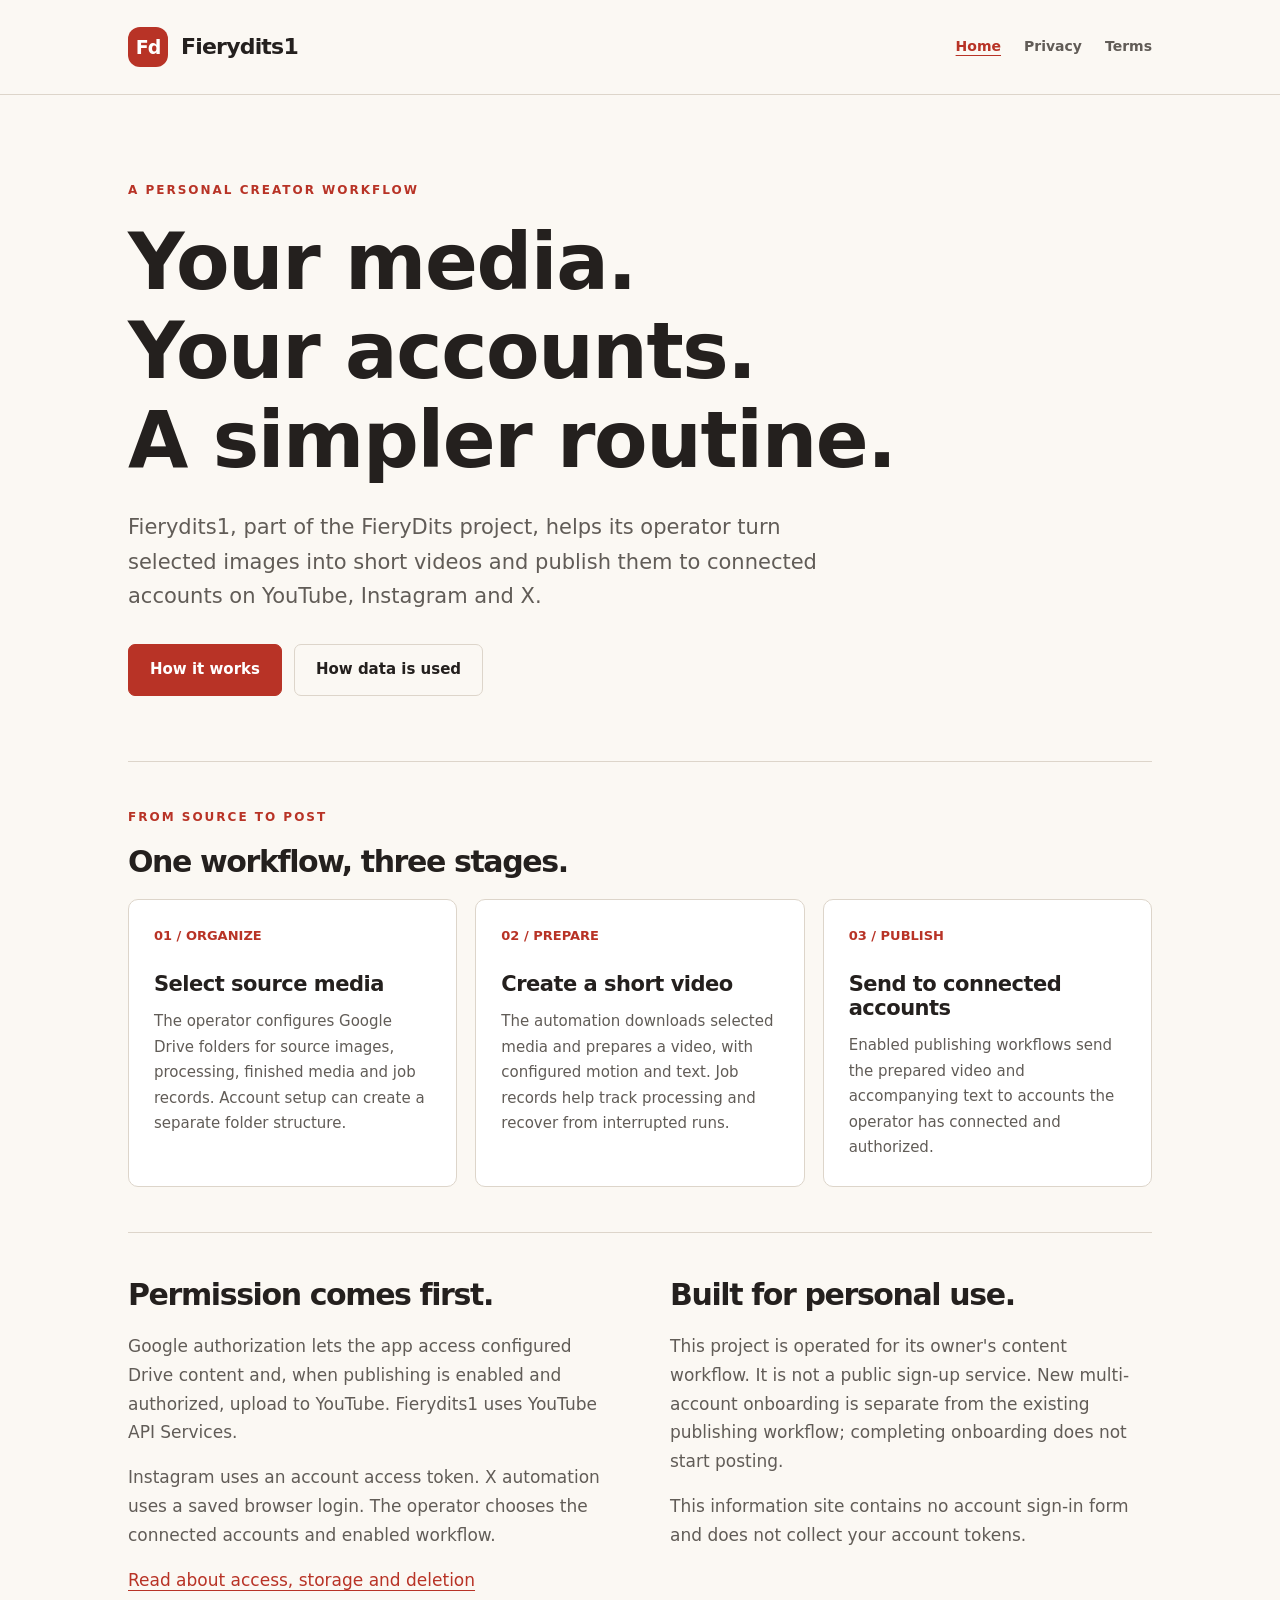
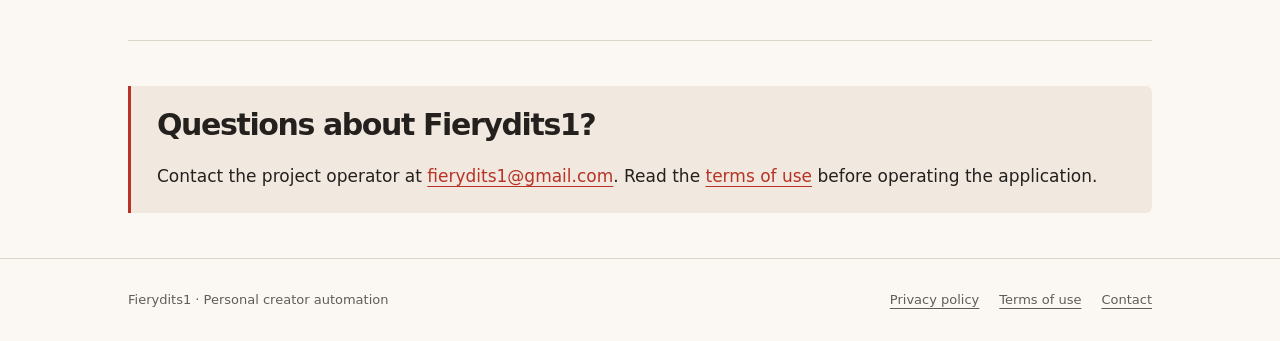
<file: index.html>
<!doctype html>
<html lang="en">
<head>
<meta charset="utf-8">
<meta name="viewport" content="width=device-width, initial-scale=1">
<meta name="description" content="Fierydits1 is a personal automation project for preparing short videos and publishing to accounts its operator controls.">
<meta name="color-scheme" content="light">
<title>Creator workflow | Fierydits1</title>
<link rel="stylesheet" href="styles.css">
</head>
<body>
<a class="skip" href="#main">Skip to content</a>
<header><div class="wrap"><div class="nav">
<a class="brand" href="index.html"><span class="mark" aria-hidden="true">Fd</span>Fierydits1</a>
<nav aria-label="Main navigation"><a href="index.html" aria-current="page">Home</a><a href="privacy.html">Privacy</a><a href="terms.html">Terms</a></nav>
</div></div></header>
<main id="main" class="wrap">
<section class="hero">
<p class="eyebrow">A personal creator workflow</p>
<h1>Your media.<br>Your accounts.<br>A simpler routine.</h1>
<p class="lead">Fierydits1, part of the FieryDits project, helps its operator turn selected images into short videos and publish them to connected accounts on YouTube, Instagram and X.</p>
<div class="actions"><a class="button" href="#how-it-works">How it works</a><a class="button secondary" href="privacy.html">How data is used</a></div>
</section>
<section class="section" id="how-it-works" aria-labelledby="workflow-title">
<p class="eyebrow">From source to post</p><h2 id="workflow-title">One workflow, three stages.</h2>
<div class="cards">
<article class="card"><span class="number">01 / ORGANIZE</span><h3>Select source media</h3><p>The operator configures Google Drive folders for source images, processing, finished media and job records. Account setup can create a separate folder structure.</p></article>
<article class="card"><span class="number">02 / PREPARE</span><h3>Create a short video</h3><p>The automation downloads selected media and prepares a video, with configured motion and text. Job records help track processing and recover from interrupted runs.</p></article>
<article class="card"><span class="number">03 / PUBLISH</span><h3>Send to connected accounts</h3><p>Enabled publishing workflows send the prepared video and accompanying text to accounts the operator has connected and authorized.</p></article>
</div></section>
<section class="section split" aria-label="Account access and project availability">
<div><h2>Permission comes first.</h2><p>Google authorization lets the app access configured Drive content and, when publishing is enabled and authorized, upload to YouTube. Fierydits1 uses YouTube API Services.</p><p>Instagram uses an account access token. X automation uses a saved browser login. The operator chooses the connected accounts and enabled workflow.</p><a href="privacy.html">Read about access, storage and deletion</a></div>
<div><h2>Built for personal use.</h2><p>This project is operated for its owner's content workflow. It is not a public sign-up service. New multi-account onboarding is separate from the existing publishing workflow; completing onboarding does not start posting.</p><p>This information site contains no account sign-in form and does not collect your account tokens.</p></div>
</section>
<section class="section"><div class="note"><h2>Questions about Fierydits1?</h2><p class="contact">Contact the project operator at <a href="mailto:fierydits1@gmail.com">fierydits1@gmail.com</a>. Read the <a href="terms.html">terms of use</a> before operating the application.</p></div></section>
</main>
<footer><div class="wrap footer-inner"><span>Fierydits1 &middot; Personal creator automation</span><div class="footer-links"><a href="privacy.html">Privacy policy</a><a href="terms.html">Terms of use</a><a href="mailto:fierydits1@gmail.com">Contact</a></div></div></footer>
</body>
</html>
</file>
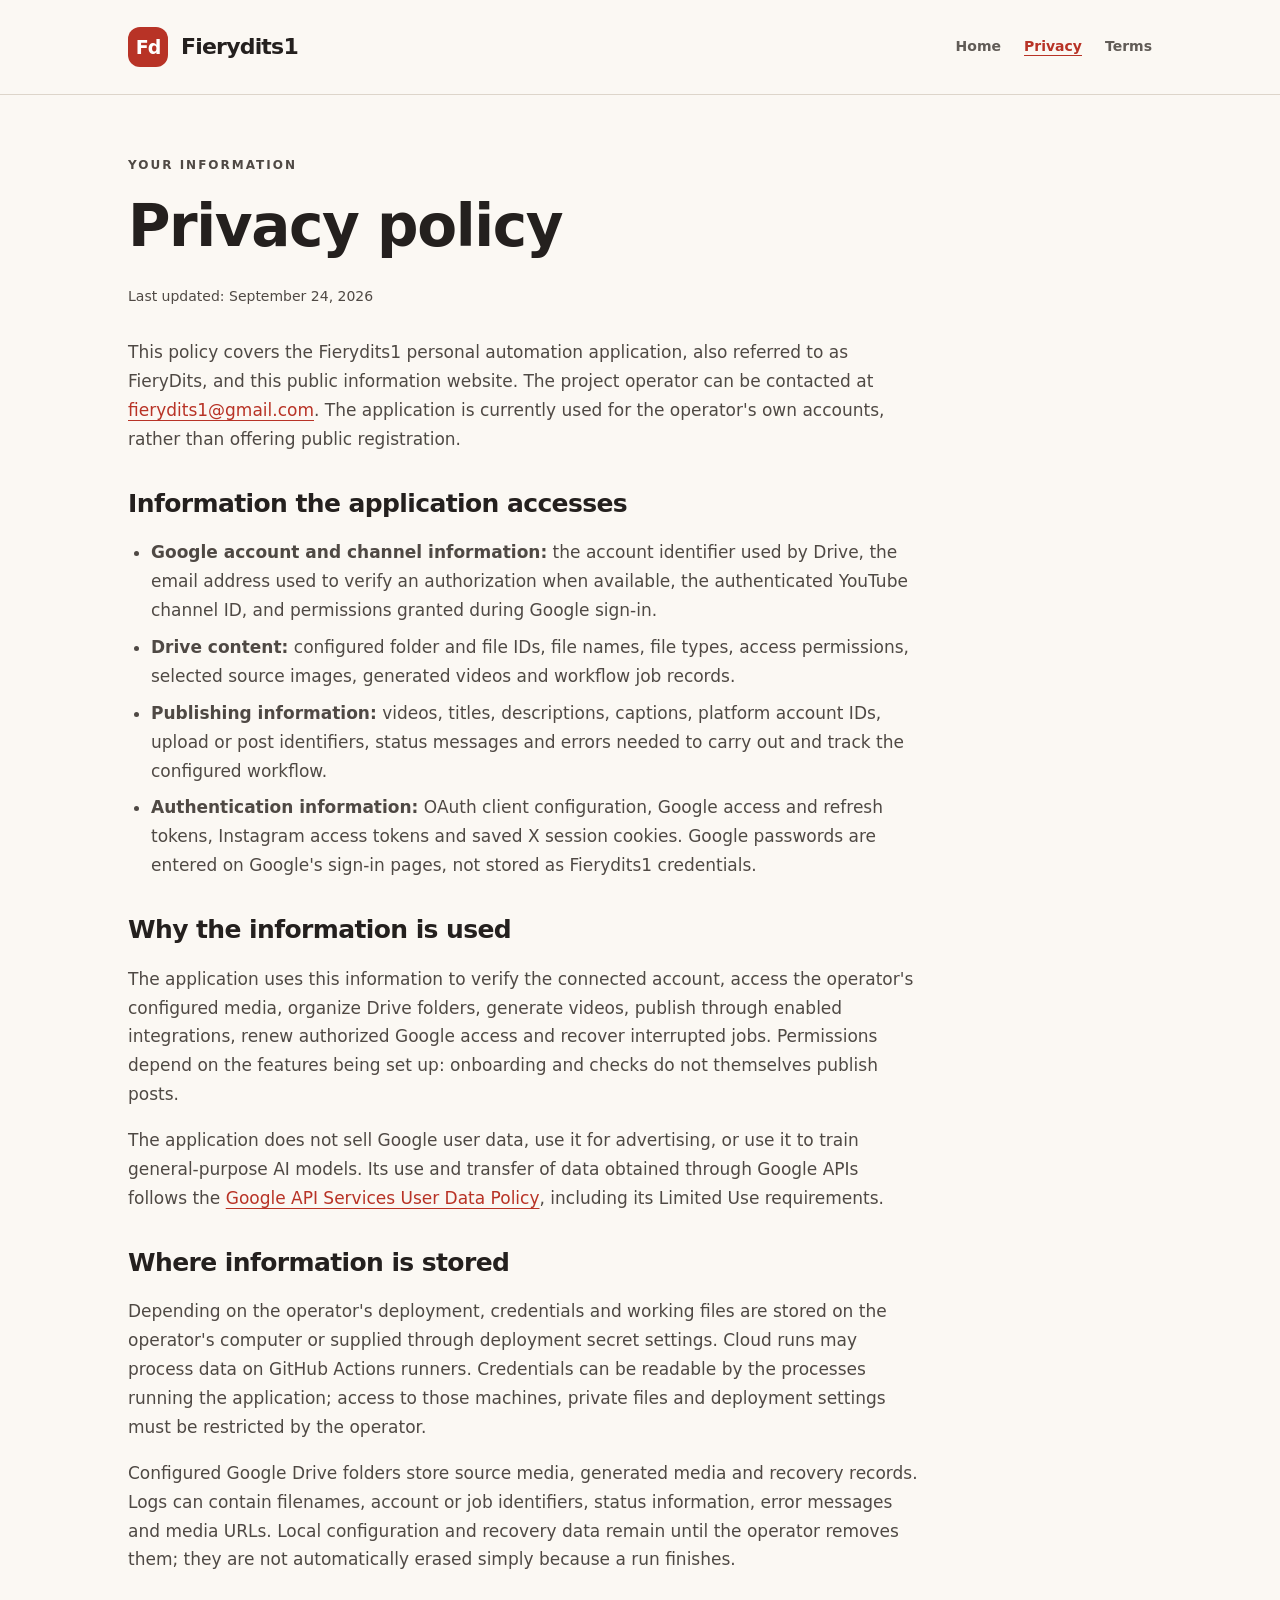
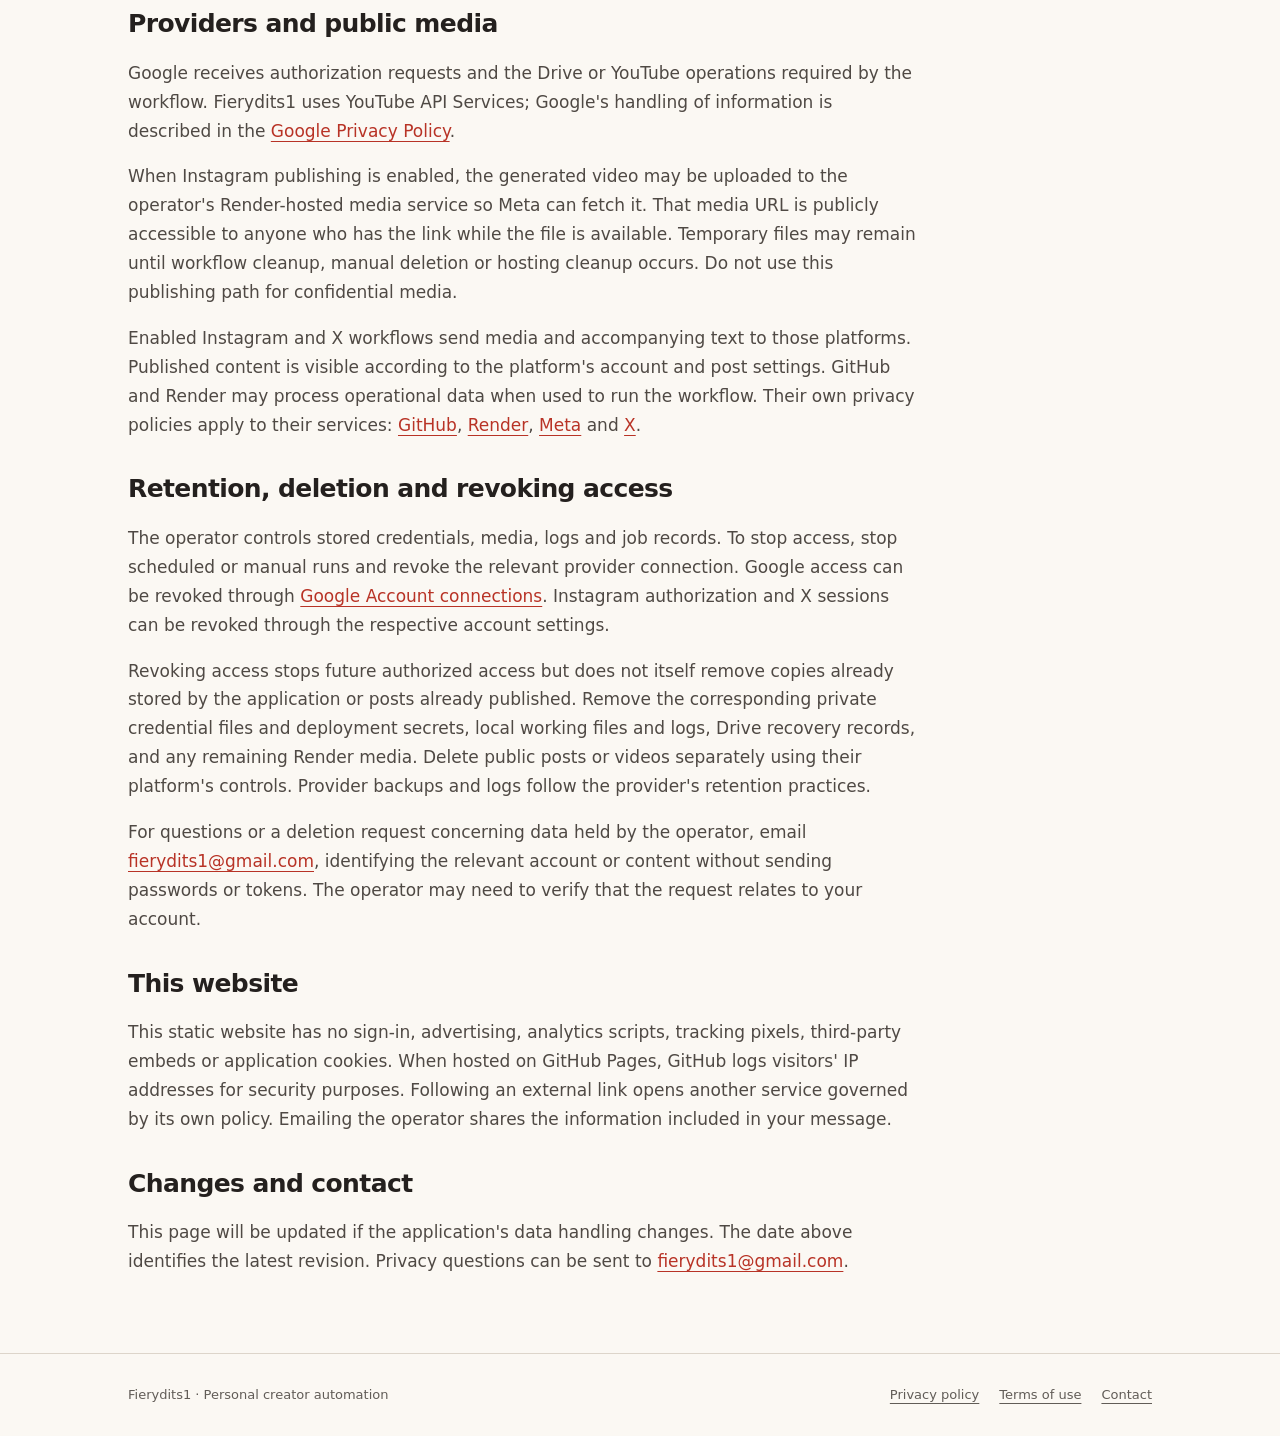
<file: privacy.html>
<!doctype html>
<html lang="en">
<head>
<meta charset="utf-8">
<meta name="viewport" content="width=device-width, initial-scale=1">
<meta name="description" content="How Fierydits1 accesses, uses, stores and shares account information and media, and how to revoke access or request deletion.">
<meta name="color-scheme" content="light">
<title>Privacy policy | Fierydits1</title>
<link rel="stylesheet" href="styles.css">
</head>
<body>
<a class="skip" href="#main">Skip to content</a>
<header><div class="wrap"><div class="nav">
<a class="brand" href="index.html"><span class="mark" aria-hidden="true">Fd</span>Fierydits1</a>
<nav aria-label="Main navigation"><a href="index.html">Home</a><a href="privacy.html" aria-current="page">Privacy</a><a href="terms.html">Terms</a></nav>
</div></div></header>
<main id="main" class="wrap">
<article class="legal"><p class="eyebrow">Your information</p><h1>Privacy policy</h1><p class="date">Last updated: September 24, 2026</p>
<p>This policy covers the Fierydits1 personal automation application, also referred to as FieryDits, and this public information website. The project operator can be contacted at <a href="mailto:fierydits1@gmail.com">fierydits1@gmail.com</a>. The application is currently used for the operator's own accounts, rather than offering public registration.</p>
<h2>Information the application accesses</h2>
<ul>
<li><strong>Google account and channel information:</strong> the account identifier used by Drive, the email address used to verify an authorization when available, the authenticated YouTube channel ID, and permissions granted during Google sign-in.</li>
<li><strong>Drive content:</strong> configured folder and file IDs, file names, file types, access permissions, selected source images, generated videos and workflow job records.</li>
<li><strong>Publishing information:</strong> videos, titles, descriptions, captions, platform account IDs, upload or post identifiers, status messages and errors needed to carry out and track the configured workflow.</li>
<li><strong>Authentication information:</strong> OAuth client configuration, Google access and refresh tokens, Instagram access tokens and saved X session cookies. Google passwords are entered on Google's sign-in pages, not stored as Fierydits1 credentials.</li>
</ul>
<h2>Why the information is used</h2>
<p>The application uses this information to verify the connected account, access the operator's configured media, organize Drive folders, generate videos, publish through enabled integrations, renew authorized Google access and recover interrupted jobs. Permissions depend on the features being set up: onboarding and checks do not themselves publish posts.</p>
<p>The application does not sell Google user data, use it for advertising, or use it to train general-purpose AI models. Its use and transfer of data obtained through Google APIs follows the <a href="https://developers.google.com/terms/api-services-user-data-policy">Google API Services User Data Policy</a>, including its Limited Use requirements.</p>
<h2>Where information is stored</h2>
<p>Depending on the operator's deployment, credentials and working files are stored on the operator's computer or supplied through deployment secret settings. Cloud runs may process data on GitHub Actions runners. Credentials can be readable by the processes running the application; access to those machines, private files and deployment settings must be restricted by the operator.</p>
<p>Configured Google Drive folders store source media, generated media and recovery records. Logs can contain filenames, account or job identifiers, status information, error messages and media URLs. Local configuration and recovery data remain until the operator removes them; they are not automatically erased simply because a run finishes.</p>
<h2>Providers and public media</h2>
<p>Google receives authorization requests and the Drive or YouTube operations required by the workflow. Fierydits1 uses YouTube API Services; Google's handling of information is described in the <a href="https://policies.google.com/privacy">Google Privacy Policy</a>.</p>
<p>When Instagram publishing is enabled, the generated video may be uploaded to the operator's Render-hosted media service so Meta can fetch it. That media URL is publicly accessible to anyone who has the link while the file is available. Temporary files may remain until workflow cleanup, manual deletion or hosting cleanup occurs. Do not use this publishing path for confidential media.</p>
<p>Enabled Instagram and X workflows send media and accompanying text to those platforms. Published content is visible according to the platform's account and post settings. GitHub and Render may process operational data when used to run the workflow. Their own privacy policies apply to their services: <a href="https://docs.github.com/en/site-policy/privacy-policies/github-general-privacy-statement">GitHub</a>, <a href="https://render.com/privacy">Render</a>, <a href="https://privacycenter.instagram.com/policy">Meta</a> and <a href="https://x.com/en/privacy">X</a>.</p>
<h2>Retention, deletion and revoking access</h2>
<p>The operator controls stored credentials, media, logs and job records. To stop access, stop scheduled or manual runs and revoke the relevant provider connection. Google access can be revoked through <a href="https://myaccount.google.com/connections">Google Account connections</a>. Instagram authorization and X sessions can be revoked through the respective account settings.</p>
<p>Revoking access stops future authorized access but does not itself remove copies already stored by the application or posts already published. Remove the corresponding private credential files and deployment secrets, local working files and logs, Drive recovery records, and any remaining Render media. Delete public posts or videos separately using their platform's controls. Provider backups and logs follow the provider's retention practices.</p>
<p>For questions or a deletion request concerning data held by the operator, email <a href="mailto:fierydits1@gmail.com">fierydits1@gmail.com</a>, identifying the relevant account or content without sending passwords or tokens. The operator may need to verify that the request relates to your account.</p>
<h2>This website</h2>
<p>This static website has no sign-in, advertising, analytics scripts, tracking pixels, third-party embeds or application cookies. When hosted on GitHub Pages, GitHub logs visitors' IP addresses for security purposes. Following an external link opens another service governed by its own policy. Emailing the operator shares the information included in your message.</p>
<h2>Changes and contact</h2>
<p>This page will be updated if the application's data handling changes. The date above identifies the latest revision. Privacy questions can be sent to <a href="mailto:fierydits1@gmail.com">fierydits1@gmail.com</a>.</p>
</article></main>
<footer><div class="wrap footer-inner"><span>Fierydits1 &middot; Personal creator automation</span><div class="footer-links"><a href="privacy.html">Privacy policy</a><a href="terms.html">Terms of use</a><a href="mailto:fierydits1@gmail.com">Contact</a></div></div></footer>
</body>
</html>
</file>
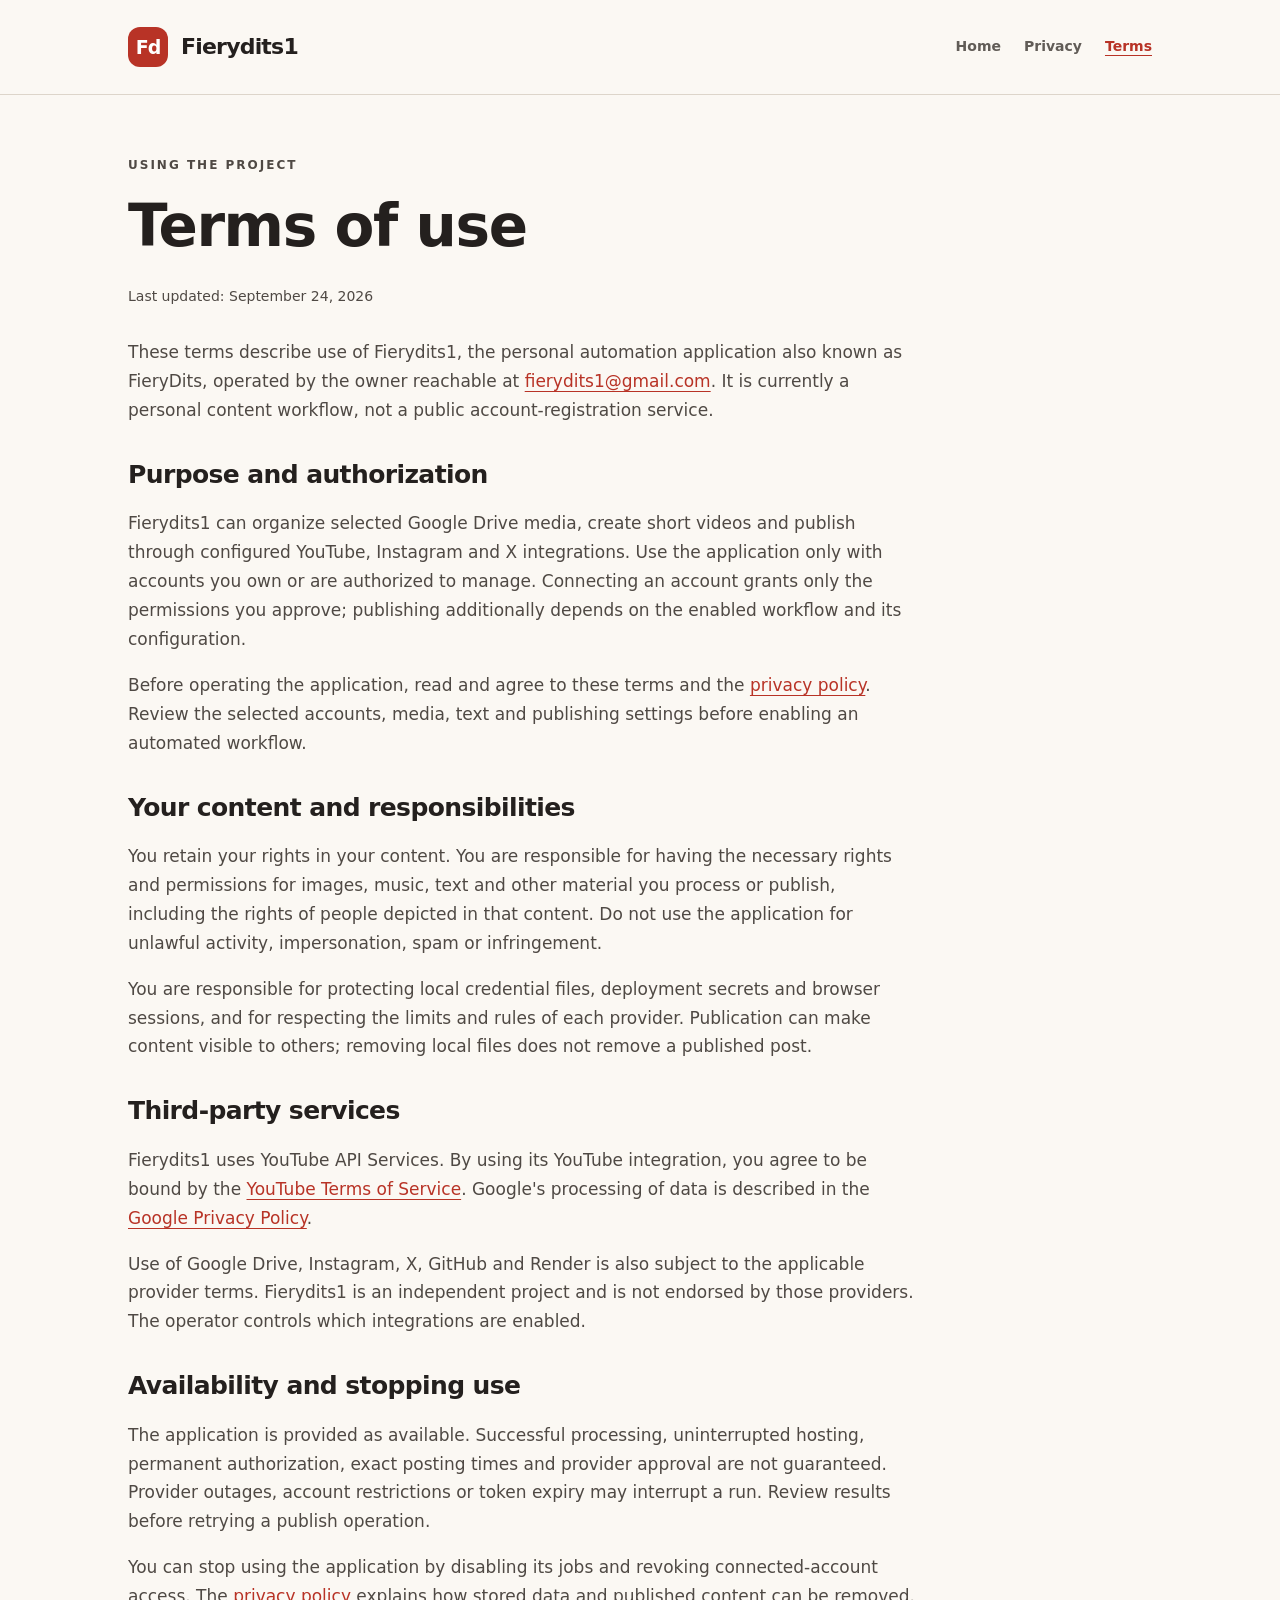
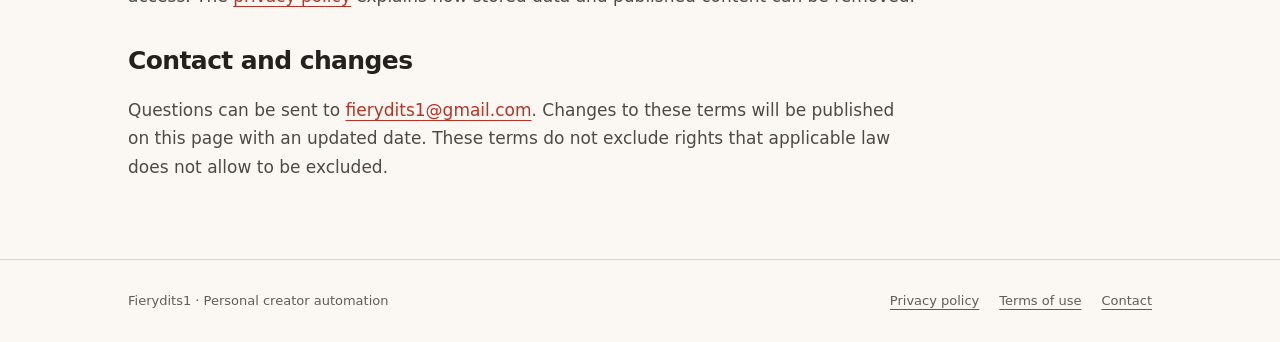
<file: terms.html>
<!doctype html>
<html lang="en">
<head>
<meta charset="utf-8">
<meta name="viewport" content="width=device-width, initial-scale=1">
<meta name="description" content="Terms for the Fierydits1 personal media automation application and its public information website.">
<meta name="color-scheme" content="light">
<title>Terms of use | Fierydits1</title>
<link rel="stylesheet" href="styles.css">
</head>
<body>
<a class="skip" href="#main">Skip to content</a>
<header><div class="wrap"><div class="nav">
<a class="brand" href="index.html"><span class="mark" aria-hidden="true">Fd</span>Fierydits1</a>
<nav aria-label="Main navigation"><a href="index.html">Home</a><a href="privacy.html">Privacy</a><a href="terms.html" aria-current="page">Terms</a></nav>
</div></div></header>
<main id="main" class="wrap">
<article class="legal"><p class="eyebrow">Using the project</p><h1>Terms of use</h1><p class="date">Last updated: September 24, 2026</p>
<p>These terms describe use of Fierydits1, the personal automation application also known as FieryDits, operated by the owner reachable at <a href="mailto:fierydits1@gmail.com">fierydits1@gmail.com</a>. It is currently a personal content workflow, not a public account-registration service.</p>
<h2>Purpose and authorization</h2>
<p>Fierydits1 can organize selected Google Drive media, create short videos and publish through configured YouTube, Instagram and X integrations. Use the application only with accounts you own or are authorized to manage. Connecting an account grants only the permissions you approve; publishing additionally depends on the enabled workflow and its configuration.</p>
<p>Before operating the application, read and agree to these terms and the <a href="privacy.html">privacy policy</a>. Review the selected accounts, media, text and publishing settings before enabling an automated workflow.</p>
<h2>Your content and responsibilities</h2>
<p>You retain your rights in your content. You are responsible for having the necessary rights and permissions for images, music, text and other material you process or publish, including the rights of people depicted in that content. Do not use the application for unlawful activity, impersonation, spam or infringement.</p>
<p>You are responsible for protecting local credential files, deployment secrets and browser sessions, and for respecting the limits and rules of each provider. Publication can make content visible to others; removing local files does not remove a published post.</p>
<h2>Third-party services</h2>
<p>Fierydits1 uses YouTube API Services. By using its YouTube integration, you agree to be bound by the <a href="https://www.youtube.com/t/terms">YouTube Terms of Service</a>. Google's processing of data is described in the <a href="https://policies.google.com/privacy">Google Privacy Policy</a>.</p>
<p>Use of Google Drive, Instagram, X, GitHub and Render is also subject to the applicable provider terms. Fierydits1 is an independent project and is not endorsed by those providers. The operator controls which integrations are enabled.</p>
<h2>Availability and stopping use</h2>
<p>The application is provided as available. Successful processing, uninterrupted hosting, permanent authorization, exact posting times and provider approval are not guaranteed. Provider outages, account restrictions or token expiry may interrupt a run. Review results before retrying a publish operation.</p>
<p>You can stop using the application by disabling its jobs and revoking connected-account access. The <a href="privacy.html">privacy policy</a> explains how stored data and published content can be removed.</p>
<h2>Contact and changes</h2>
<p>Questions can be sent to <a href="mailto:fierydits1@gmail.com">fierydits1@gmail.com</a>. Changes to these terms will be published on this page with an updated date. These terms do not exclude rights that applicable law does not allow to be excluded.</p>
</article></main>
<footer><div class="wrap footer-inner"><span>Fierydits1 &middot; Personal creator automation</span><div class="footer-links"><a href="privacy.html">Privacy policy</a><a href="terms.html">Terms of use</a><a href="mailto:fierydits1@gmail.com">Contact</a></div></div></footer>
</body>
</html>
</file>
<file: styles.css>
:root{--ink:#24201e;--muted:#615c57;--paper:#fbf8f3;--red:#b83326;--line:#ddd5ca;--white:#fff;--soft:#f1e9df}*{box-sizing:border-box}html{scroll-behavior:smooth}body{margin:0;background:var(--paper);color:var(--ink);font:17px/1.7 system-ui,-apple-system,BlinkMacSystemFont,"Segoe UI",sans-serif}a{color:var(--red);text-underline-offset:4px}a:hover{text-decoration-thickness:2px}a:focus-visible{outline:3px solid var(--red);outline-offset:5px;border-radius:2px}.skip{position:absolute;top:-80px;left:20px;background:var(--white);padding:10px;z-index:2}.skip:focus{top:10px}.wrap{max-width:1080px;margin:auto;padding:0 28px}header{border-bottom:1px solid var(--line)}.nav{display:flex;justify-content:space-between;align-items:center;gap:24px;min-height:94px}.brand{display:flex;align-items:center;gap:13px;font-weight:800;font-size:22px;color:var(--ink);text-decoration:none;letter-spacing:-.8px}.mark{background:var(--red);color:white;display:grid;place-items:center;width:40px;height:40px;border-radius:12px;font-size:19px;letter-spacing:-1px}nav{display:flex;gap:23px;flex-wrap:wrap}nav a{color:var(--muted);font-size:14px;text-decoration:none;font-weight:650}nav a[aria-current=page]{color:var(--red);text-decoration:underline}.hero{padding:85px 0 65px;max-width:900px}.eyebrow{font-size:12px;font-weight:800;letter-spacing:2px;text-transform:uppercase;color:var(--red);margin:0 0 18px}h1,h2,h3{line-height:1.14;letter-spacing:-1.4px}h1{font-size:clamp(42px,7vw,78px);margin:0 0 25px;max-width:850px;font-weight:800}h2{font-size:30px;margin:0 0 20px}h3{font-size:21px;letter-spacing:-.5px;margin:0 0 12px}.lead{font-size:21px;line-height:1.65;color:var(--muted);max-width:735px;margin:0}.actions{display:flex;gap:12px;flex-wrap:wrap;margin-top:30px}.button{display:inline-block;padding:12px 21px;background:var(--red);border:1px solid var(--red);color:white;font-weight:650;text-decoration:none;border-radius:7px;font-size:15px}.button.secondary{background:transparent;color:var(--ink);border-color:var(--line)}.section{border-top:1px solid var(--line);padding:45px 0}.cards{display:grid;grid-template-columns:repeat(3,1fr);gap:18px}.card{padding:25px;background:var(--white);border:1px solid var(--line);border-radius:10px}.number{display:block;font-size:13px;font-weight:750;color:var(--red);margin-bottom:26px}.card p{font-size:15px;color:var(--muted);margin:0}.split{display:grid;grid-template-columns:1fr 1fr;gap:60px}.split p{color:var(--muted);margin:0 0 16px}.note{padding:22px 26px;background:var(--soft);border-left:3px solid var(--red);border-radius:0 6px 6px 0}.note p{margin:0}.legal{max-width:790px;padding:60px 0}.legal h1{font-size:clamp(38px,6vw,58px)}.legal h2{font-size:25px;letter-spacing:-.6px;margin-top:36px}.legal p,.legal li{color:#4f4944}.legal ul,.legal ol{padding-left:23px}.legal li{margin:8px 0}.date{font-size:14px;color:var(--muted);margin-bottom:30px}footer{padding:30px 0;border-top:1px solid var(--line);font-size:13px;color:var(--muted)}.footer-inner{display:flex;justify-content:space-between;gap:20px;flex-wrap:wrap}.footer-links{display:flex;gap:20px;flex-wrap:wrap}footer a{color:var(--muted)}.contact{overflow-wrap:anywhere}@media(max-width:650px){.wrap{padding:0 20px}.nav{align-items:flex-start;flex-direction:column;gap:17px;padding:20px 0}nav{gap:18px}.hero{padding:55px 0 42px}.lead{font-size:18px}.cards,.split{grid-template-columns:1fr;gap:18px}.section{padding:32px 0}.legal{padding:40px 0}.split{gap:24px}h2{font-size:26px}}@media(prefers-reduced-motion:reduce){html{scroll-behavior:auto}}
</file>
